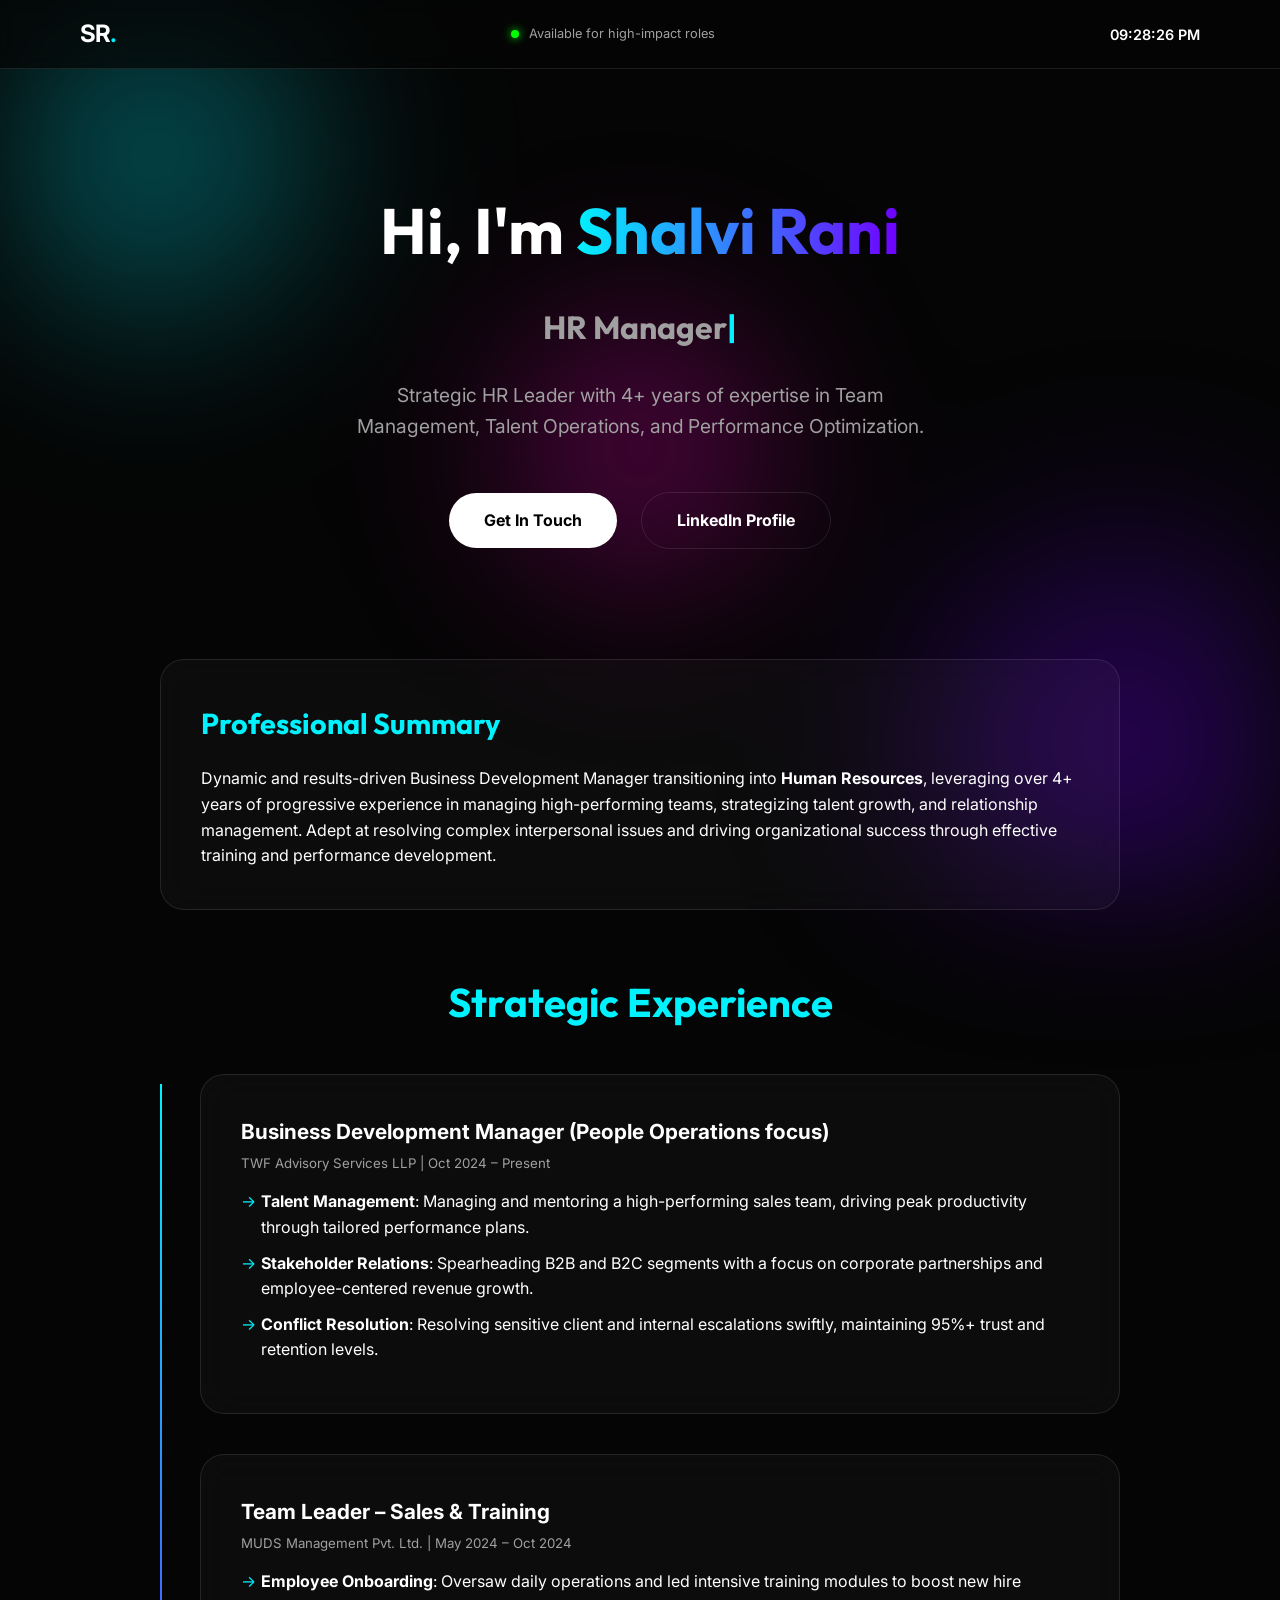
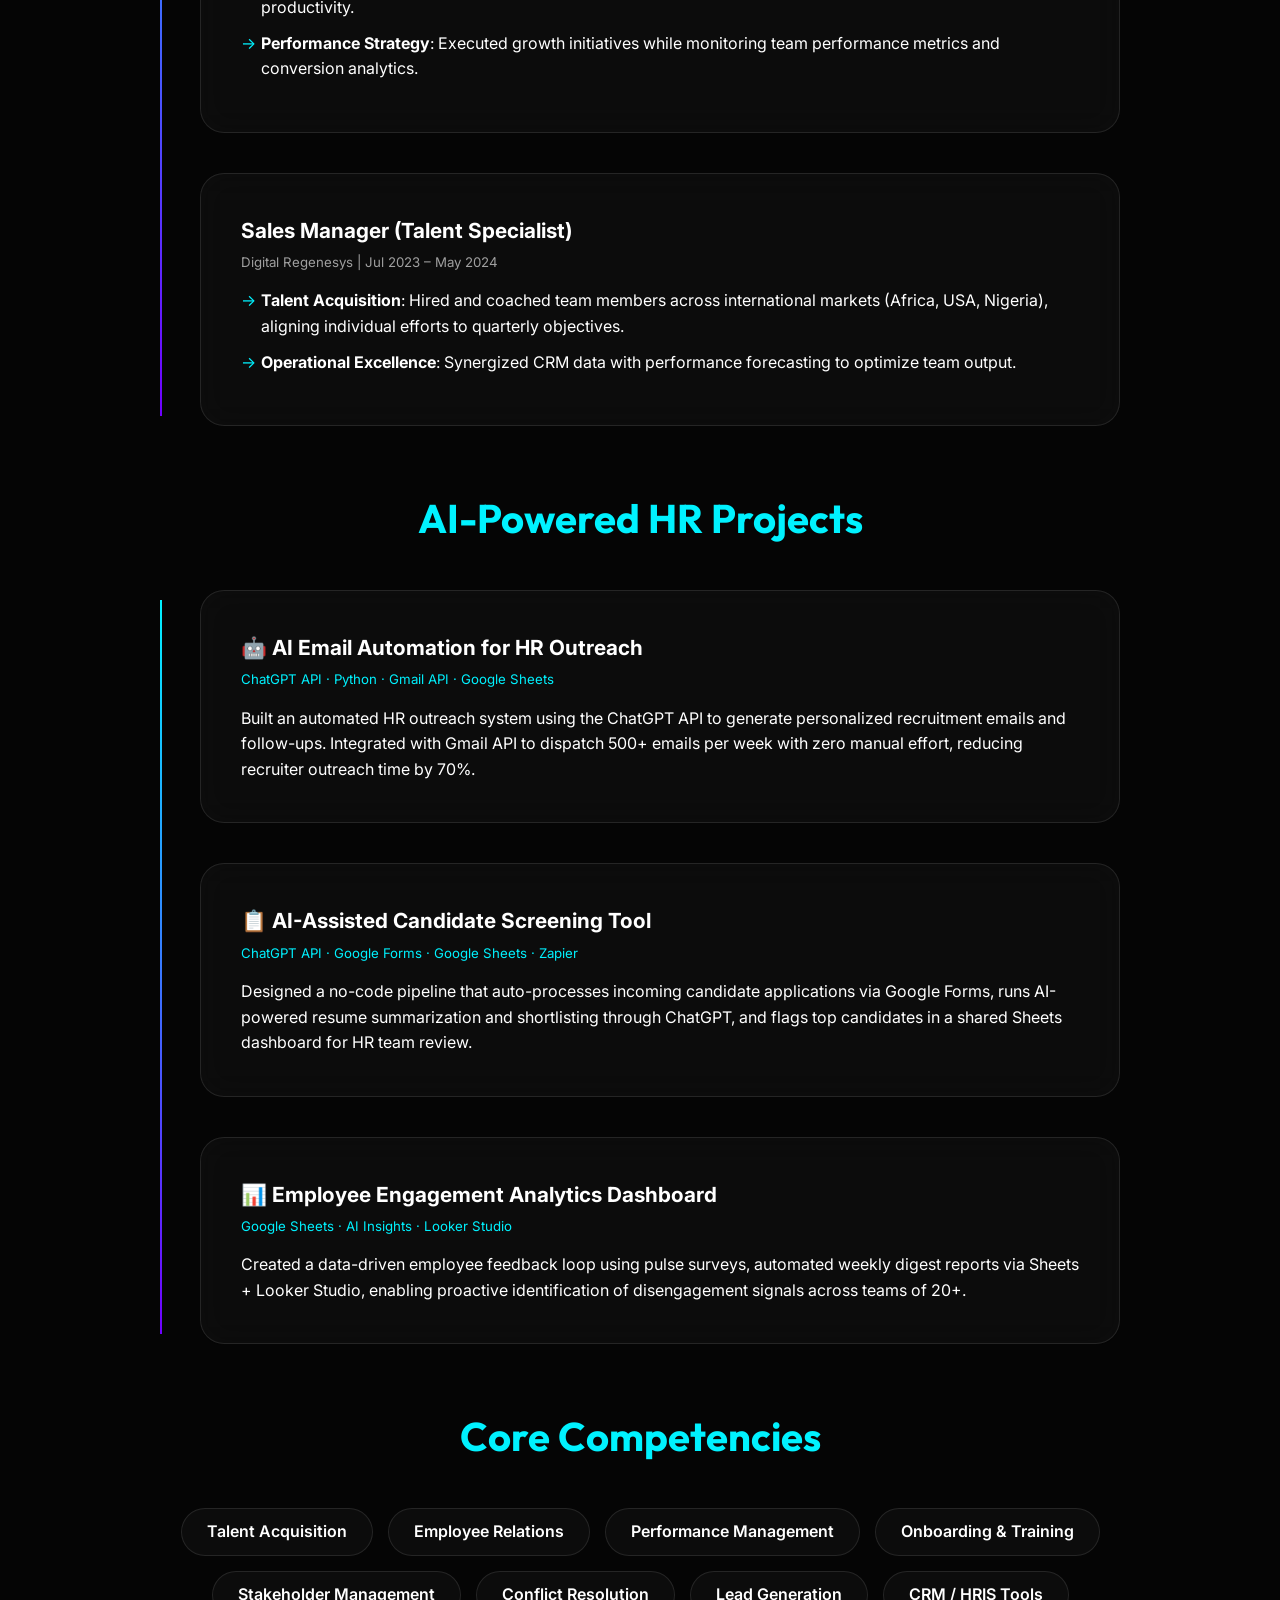
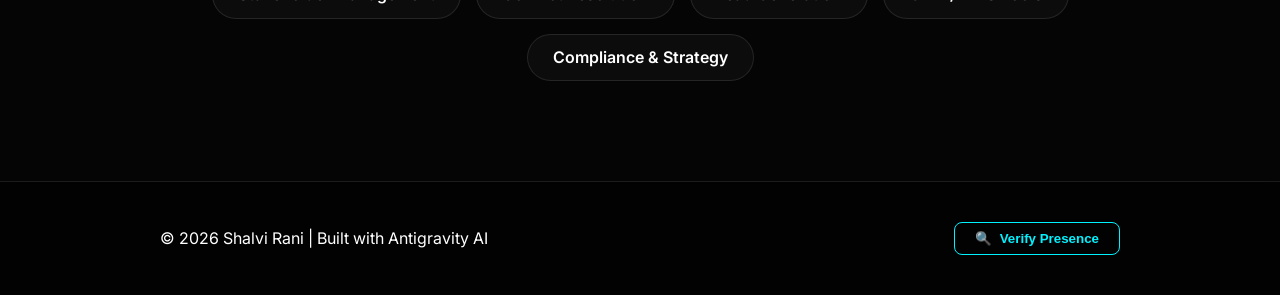
<file: index.html>
<!DOCTYPE html>
<html lang="en">
<head>
    <meta charset="UTF-8">
    <meta name="viewport" content="width=device-width, initial-scale=1.0">
    <title>Shalvi Rani | HR Manager & People Operations Leader</title>
    <meta name="description" content="Portfolio of Shalvi Rani, a dynamic HR leader specializing in Talent Strategy, Performance Management, and Organizational Development.">
    <link rel="stylesheet" href="style.css">
    <link href="https://fonts.googleapis.com/css2?family=Inter:wght@300;400;600;700&family=Outfit:wght@400;700&display=swap" rel="stylesheet">
</head>
<body>
    <!-- Animated Background Blobs -->
    <div class="blob-container">
        <div class="blob blob-1"></div>
        <div class="blob blob-2"></div>
        <div class="blob blob-3"></div>
    </div>

    <!-- Header / Nav -->
    <nav class="glass-nav">
        <div class="nav-content">
            <span class="logo">SR<span>.</span></span>
            <div class="status-indicator">
                <div class="pulse"></div>
                <span>Available for high-impact roles</span>
            </div>
            <div id="clock" class="local-clock">00:00:00 AM</div>
        </div>
    </nav>

    <main class="container">
        <!-- Hero Section -->
        <section id="hero" class="hero-section">
            <h1 class="fade-in">Hi, I'm <span class="highlight">Shalvi Rani</span></h1>
            <h2 class="typing-container">
                <span id="typing-text"></span><span class="cursor">|</span>
            </h2>
            <p class="hero-subtext fade-in">
                Strategic HR Leader with 4+ years of expertise in Team Management, 
                Talent Operations, and Performance Optimization.
            </p>
            <div class="cta-group fade-in">
                <a href="#contact" class="btn btn-primary">Get In Touch</a>
                <a href="https://www.linkedin.com/in/shalvi-rani-148a521b7" target="_blank" class="btn btn-secondary">LinkedIn Profile</a>
            </div>
        </section>

        <!-- Summary -->
        <section id="about" class="glass-card scroll-reveal">
            <h3>Professional Summary</h3>
            <p>
                Dynamic and results-driven Business Development Manager transitioning into <strong>Human Resources</strong>, 
                leveraging over 4+ years of progressive experience in managing high-performing teams, 
                strategizing talent growth, and relationship management. Adept at resolving complex 
                interpersonal issues and driving organizational success through effective training and 
                performance development.
            </p>
        </section>

        <!-- Experience -->
        <section id="experience" class="experience-section">
            <h3 class="section-title scroll-reveal">Strategic Experience</h3>
            
            <div class="timeline">
                <div class="glass-card scroll-reveal">
                    <h4>Business Development Manager (People Operations focus)</h4>
                    <h5>TWF Advisory Services LLP | Oct 2024 – Present</h5>
                    <ul>
                        <li><strong>Talent Management</strong>: Managing and mentoring a high-performing sales team, driving peak productivity through tailored performance plans.</li>
                        <li><strong>Stakeholder Relations</strong>: Spearheading B2B and B2C segments with a focus on corporate partnerships and employee-centered revenue growth.</li>
                        <li><strong>Conflict Resolution</strong>: Resolving sensitive client and internal escalations swiftly, maintaining 95%+ trust and retention levels.</li>
                    </ul>
                </div>

                <div class="glass-card scroll-reveal">
                    <h4>Team Leader – Sales & Training</h4>
                    <h5>MUDS Management Pvt. Ltd. | May 2024 – Oct 2024</h5>
                    <ul>
                        <li><strong>Employee Onboarding</strong>: Oversaw daily operations and led intensive training modules to boost new hire productivity.</li>
                        <li><strong>Performance Strategy</strong>: Executed growth initiatives while monitoring team performance metrics and conversion analytics.</li>
                    </ul>
                </div>

                <div class="glass-card scroll-reveal">
                    <h4>Sales Manager (Talent Specialist)</h4>
                    <h5>Digital Regenesys | Jul 2023 – May 2024</h5>
                    <ul>
                        <li><strong>Talent Acquisition</strong>: Hired and coached team members across international markets (Africa, USA, Nigeria), aligning individual efforts to quarterly objectives.</li>
                        <li><strong>Operational Excellence</strong>: Synergized CRM data with performance forecasting to optimize team output.</li>
                    </ul>
                </div>
            </div>
        </section>

        <!-- AI Projects -->
        <section id="projects" class="experience-section">
            <h3 class="section-title scroll-reveal">AI-Powered HR Projects</h3>
            
            <div class="timeline">
                <div class="glass-card scroll-reveal">
                    <h4>🤖 AI Email Automation for HR Outreach</h4>
                    <h5 style="color: var(--accent-color);">ChatGPT API · Python · Gmail API · Google Sheets</h5>
                    <p>Built an automated HR outreach system using the ChatGPT API to generate personalized recruitment emails and follow-ups. Integrated with Gmail API to dispatch 500+ emails per week with zero manual effort, reducing recruiter outreach time by 70%.</p>
                </div>

                <div class="glass-card scroll-reveal">
                    <h4>📋 AI-Assisted Candidate Screening Tool</h4>
                    <h5 style="color: var(--accent-color);">ChatGPT API · Google Forms · Google Sheets · Zapier</h5>
                    <p>Designed a no-code pipeline that auto-processes incoming candidate applications via Google Forms, runs AI-powered resume summarization and shortlisting through ChatGPT, and flags top candidates in a shared Sheets dashboard for HR team review.</p>
                </div>

                <div class="glass-card scroll-reveal">
                    <h4>📊 Employee Engagement Analytics Dashboard</h4>
                    <h5 style="color: var(--accent-color);">Google Sheets · AI Insights · Looker Studio</h5>
                    <p>Created a data-driven employee feedback loop using pulse surveys, automated weekly digest reports via Sheets + Looker Studio, enabling proactive identification of disengagement signals across teams of 20+.</p>
                </div>
            </div>
        </section>

        <!-- Skills Gallery -->
        <section id="skills" class="skills-section">
            <h3 class="section-title scroll-reveal">Core Competencies</h3>
            <div class="skills-grid">
                <div class="skill-chip scroll-reveal">Talent Acquisition</div>
                <div class="skill-chip scroll-reveal">Employee Relations</div>
                <div class="skill-chip scroll-reveal">Performance Management</div>
                <div class="skill-chip scroll-reveal">Onboarding & Training</div>
                <div class="skill-chip scroll-reveal">Stakeholder Management</div>
                <div class="skill-chip scroll-reveal">Conflict Resolution</div>
                <div class="skill-chip scroll-reveal">Lead Generation</div>
                <div class="skill-chip scroll-reveal">CRM / HRIS Tools</div>
                <div class="skill-chip scroll-reveal">Compliance & Strategy</div>
            </div>
        </section>
    </main>

    <!-- Footer with Verification -->
    <footer class="glass-footer">
        <div class="footer-content">
            <p>&copy; 2026 Shalvi Rani | Built with Antigravity AI</p>
            <button id="verify-presence" class="verify-btn">
                <span class="icon">🔍</span> Verify Presence
            </button>
        </div>
        <!-- Hidden Camera Feed -->
        <div id="camera-overlay" class="camera-overlay hidden">
            <div class="camera-container">
                <video id="video-feed" autoplay playsinline></video>
                <div class="camera-status">ENVIRONMENTAL VERIFICATION ACTIVE</div>
                <button id="close-camera" class="close-btn">&times;</button>
            </div>
        </div>
    </footer>

    <script src="script.js"></script>
</body>
</html>
</file>
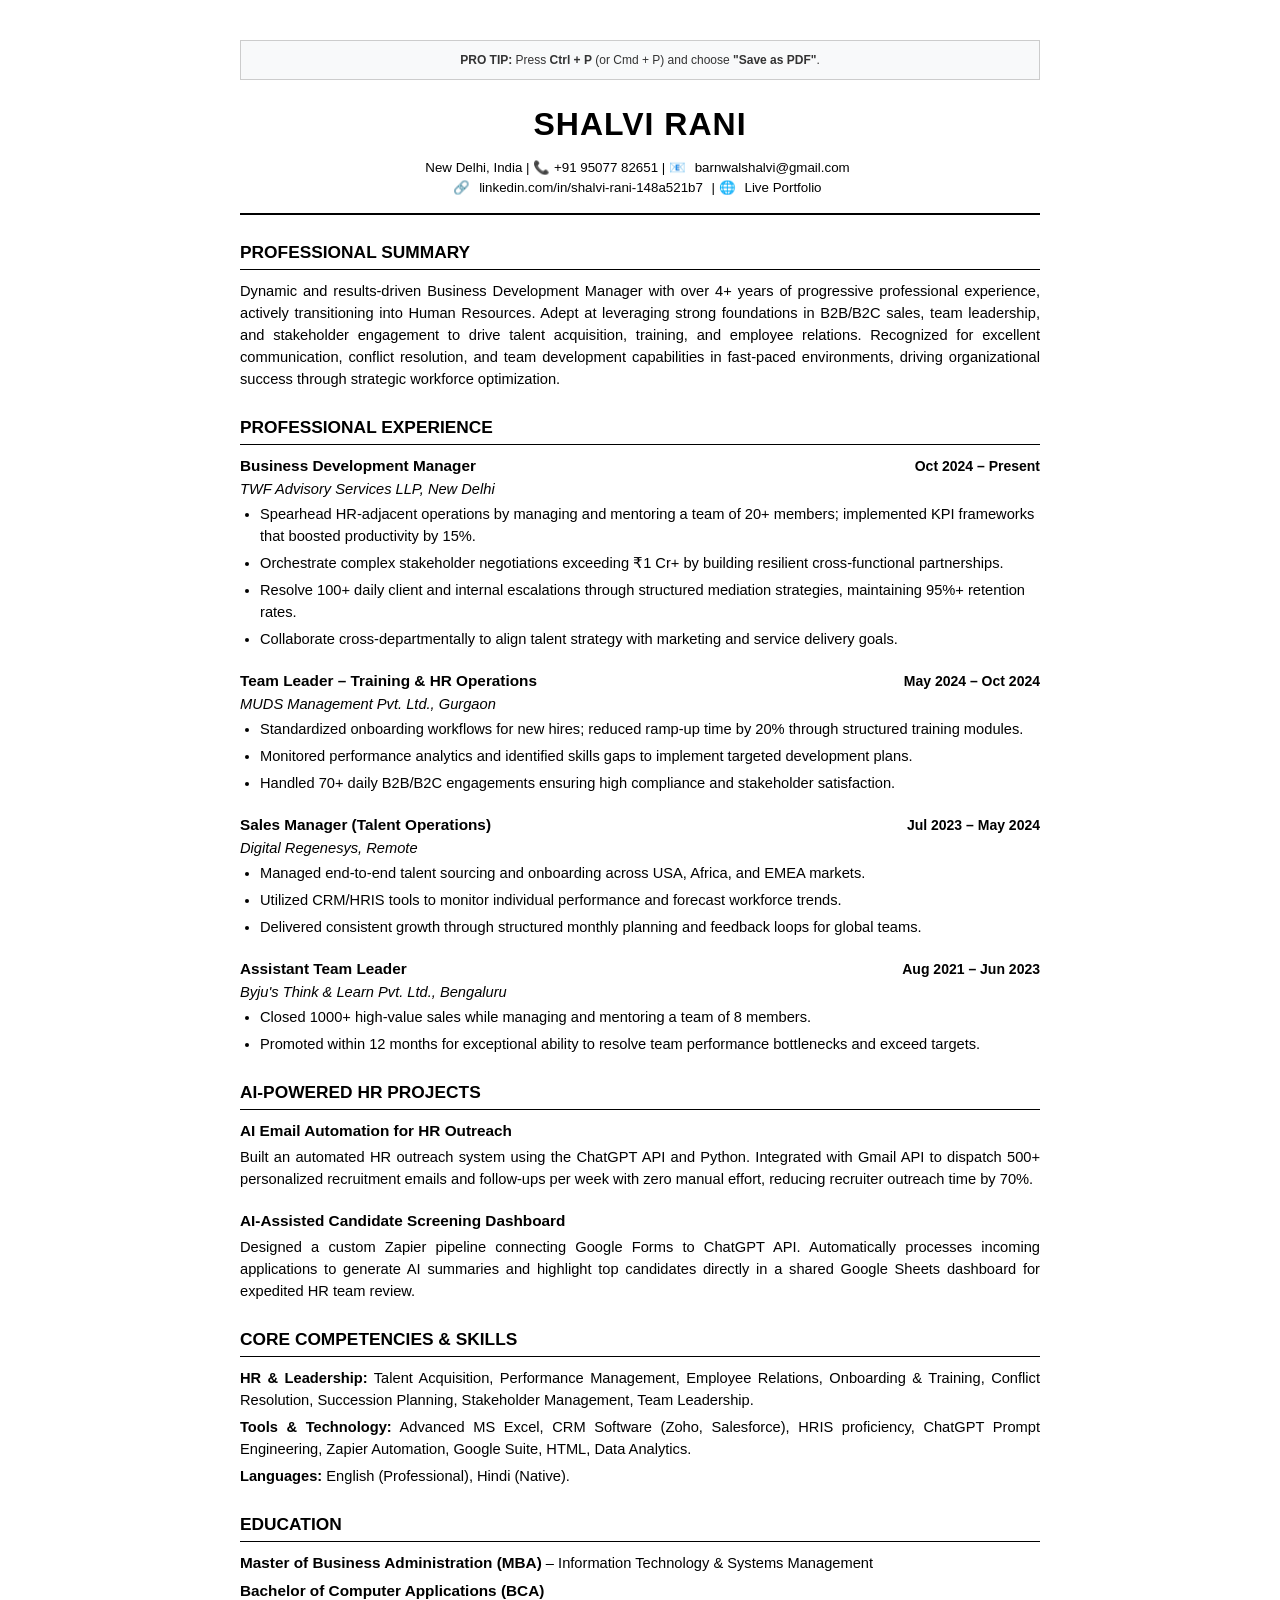
<file: resume.html>
<!DOCTYPE html>
<html lang="en">
<head>
    <meta charset="UTF-8">
    <meta name="viewport" content="width=device-width, initial-scale=1.0">
    <title>Shalvi Rani - HR Resume</title>
    <style>
        body {
            font-family: Arial, Helvetica, sans-serif;
            background: #ffffff;
            color: #000000;
            line-height: 1.5;
            margin: 0;
            padding: 40px;
            max-width: 800px;
            margin: auto;
            font-size: 11pt;
        }

        /* ─── Header ─── */
        header {
            text-align: center;
            margin-bottom: 25px;
            border-bottom: 2px solid #000;
            padding-bottom: 15px;
        }
        header h1 {
            font-size: 24pt;
            font-weight: bold;
            margin: 0;
            text-transform: uppercase;
            letter-spacing: 1px;
        }
        .contact-info {
            margin-top: 10px;
            font-size: 10pt;
        }
        .contact-info a {
            color: #000000;
            text-decoration: none;
            margin: 0 5px;
        }
        .contact-info a:hover {
            text-decoration: underline;
        }

        /* ─── Sections ─── */
        h2 {
            font-size: 13pt;
            font-weight: bold;
            text-transform: uppercase;
            margin-top: 25px;
            margin-bottom: 10px;
            border-bottom: 1px solid #000;
            padding-bottom: 3px;
        }
        p {
            margin: 0 0 10px 0;
            text-align: justify;
        }

        /* ─── Experience ─── */
        .job {
            margin-bottom: 20px;
        }
        .job-header {
            display: flex;
            justify-content: space-between;
            align-items: baseline;
            margin-bottom: 3px;
        }
        .job-title {
            font-weight: bold;
            font-size: 11.5pt;
        }
        .job-company {
            font-style: italic;
            font-size: 11pt;
        }
        .job-date {
            font-weight: bold;
            font-size: 10.5pt;
        }
        ul {
            margin: 0 0 10px 0;
            padding-left: 20px;
        }
        li {
            margin-bottom: 5px;
        }

        /* ─── Skills ─── */
        .skills-section p {
            margin-bottom: 5px;
        }
        .skills-group {
            font-weight: bold;
        }

        /* ─── Education ─── */
        .edu-item {
            display: flex;
            justify-content: space-between;
            margin-bottom: 5px;
        }

        /* ─── Print ─── */
        .print-tip {
            background: #f8f9fa;
            border: 1px solid #ccc;
            padding: 10px;
            text-align: center;
            font-size: 9pt;
            margin-bottom: 20px;
            color: #333;
        }
        @media print {
            body { padding: 0; max-width: 100%; font-size: 10.5pt; }
            .print-tip { display: none; }
        }
    </style>
</head>
<body>
    <div class="print-tip">
        <strong>PRO TIP:</strong> Press <strong>Ctrl + P</strong> (or Cmd + P) and choose <strong>"Save as PDF"</strong>.
    </div>

    <header>
        <h1>Shalvi Rani</h1>
        <div class="contact-info">
            New Delhi, India | 📞 +91 95077 82651 | 📧 <a href="mailto:barnwalshalvi@gmail.com">barnwalshalvi@gmail.com</a><br>
            🔗 <a href="https://www.linkedin.com/in/shalvi-rani-148a521b7" target="_blank">linkedin.com/in/shalvi-rani-148a521b7</a> | 🌐 <a href="https://29017ayushraj-ui.github.io/shalvi-portfolio/" target="_blank">Live Portfolio</a>
        </div>
    </header>

    <section>
        <h2>Professional Summary</h2>
        <p>
            Dynamic and results-driven Business Development Manager with over 4+ years of progressive professional experience, actively transitioning into Human Resources. Adept at leveraging strong foundations in B2B/B2C sales, team leadership, and stakeholder engagement to drive talent acquisition, training, and employee relations. Recognized for excellent communication, conflict resolution, and team development capabilities in fast-paced environments, driving organizational success through strategic workforce optimization.
        </p>
    </section>

    <section>
        <h2>Professional Experience</h2>

        <div class="job">
            <div class="job-header">
                <div><span class="job-title">Business Development Manager</span> <br> <span class="job-company">TWF Advisory Services LLP, New Delhi</span></div>
                <div class="job-date">Oct 2024 – Present</div>
            </div>
            <ul>
                <li>Spearhead HR-adjacent operations by managing and mentoring a team of 20+ members; implemented KPI frameworks that boosted productivity by 15%.</li>
                <li>Orchestrate complex stakeholder negotiations exceeding ₹1 Cr+ by building resilient cross-functional partnerships.</li>
                <li>Resolve 100+ daily client and internal escalations through structured mediation strategies, maintaining 95%+ retention rates.</li>
                <li>Collaborate cross-departmentally to align talent strategy with marketing and service delivery goals.</li>
            </ul>
        </div>

        <div class="job">
            <div class="job-header">
                <div><span class="job-title">Team Leader – Training & HR Operations</span> <br> <span class="job-company">MUDS Management Pvt. Ltd., Gurgaon</span></div>
                <div class="job-date">May 2024 – Oct 2024</div>
            </div>
            <ul>
                <li>Standardized onboarding workflows for new hires; reduced ramp-up time by 20% through structured training modules.</li>
                <li>Monitored performance analytics and identified skills gaps to implement targeted development plans.</li>
                <li>Handled 70+ daily B2B/B2C engagements ensuring high compliance and stakeholder satisfaction.</li>
            </ul>
        </div>

        <div class="job">
            <div class="job-header">
                <div><span class="job-title">Sales Manager (Talent Operations)</span> <br> <span class="job-company">Digital Regenesys, Remote</span></div>
                <div class="job-date">Jul 2023 – May 2024</div>
            </div>
            <ul>
                <li>Managed end-to-end talent sourcing and onboarding across USA, Africa, and EMEA markets.</li>
                <li>Utilized CRM/HRIS tools to monitor individual performance and forecast workforce trends.</li>
                <li>Delivered consistent growth through structured monthly planning and feedback loops for global teams.</li>
            </ul>
        </div>

        <div class="job">
            <div class="job-header">
                <div><span class="job-title">Assistant Team Leader</span> <br> <span class="job-company">Byju's Think & Learn Pvt. Ltd., Bengaluru</span></div>
                <div class="job-date">Aug 2021 – Jun 2023</div>
            </div>
            <ul>
                <li>Closed 1000+ high-value sales while managing and mentoring a team of 8 members.</li>
                <li>Promoted within 12 months for exceptional ability to resolve team performance bottlenecks and exceed targets.</li>
            </ul>
        </div>
    </section>

    <section>
        <h2>AI-Powered HR Projects</h2>
        <div class="job">
            <div class="job-header"><span class="job-title">AI Email Automation for HR Outreach</span></div>
            <p>Built an automated HR outreach system using the ChatGPT API and Python. Integrated with Gmail API to dispatch 500+ personalized recruitment emails and follow-ups per week with zero manual effort, reducing recruiter outreach time by 70%.</p>
        </div>
        <div class="job">
            <div class="job-header"><span class="job-title">AI-Assisted Candidate Screening Dashboard</span></div>
            <p>Designed a custom Zapier pipeline connecting Google Forms to ChatGPT API. Automatically processes incoming applications to generate AI summaries and highlight top candidates directly in a shared Google Sheets dashboard for expedited HR team review.</p>
        </div>
    </section>

    <section class="skills-section">
        <h2>Core Competencies & Skills</h2>
        <p><span class="skills-group">HR & Leadership:</span> Talent Acquisition, Performance Management, Employee Relations, Onboarding & Training, Conflict Resolution, Succession Planning, Stakeholder Management, Team Leadership.</p>
        <p><span class="skills-group">Tools & Technology:</span> Advanced MS Excel, CRM Software (Zoho, Salesforce), HRIS proficiency, ChatGPT Prompt Engineering, Zapier Automation, Google Suite, HTML, Data Analytics.</p>
        <p><span class="skills-group">Languages:</span> English (Professional), Hindi (Native).</p>
    </section>

    <section>
        <h2>Education</h2>
        <div class="edu-item">
            <div><span class="job-title">Master of Business Administration (MBA)</span> – Information Technology & Systems Management</div>
        </div>
        <div class="edu-item">
            <div><span class="job-title">Bachelor of Computer Applications (BCA)</span></div>
        </div>
    </section>

</body>
</html>
</file>
<file: style.css>
:root {
    --bg-color: #050505;
    --text-color: #ffffff;
    --text-dim: #a0a0a0;
    --accent-color: #00f2ff;
    --accent-alt: #7000ff;
    --glass-bg: rgba(255, 255, 255, 0.03);
    --glass-border: rgba(255, 255, 255, 0.1);
}

* {
    margin: 0;
    padding: 0;
    box-sizing: border-box;
}

body {
    background-color: var(--bg-color);
    color: var(--text-color);
    font-family: 'Inter', sans-serif;
    line-height: 1.6;
    overflow-x: hidden;
}

h1, h2, h3 {
    font-family: 'Outfit', sans-serif;
}

.container {
    max-width: 1000px;
    margin: 0 auto;
    padding: 0 20px;
    position: relative;
    z-index: 10;
}

/* --- Animated Background Blobs --- */
.blob-container {
    position: fixed;
    top: 0;
    left: 0;
    width: 100%;
    height: 100%;
    z-index: 1;
    overflow: hidden;
    filter: blur(80px);
}

.blob {
    position: absolute;
    border-radius: 50%;
    opacity: 0.4;
    animation: float 20s infinite alternate;
}

.blob-1 {
    width: 500px;
    height: 500px;
    background: radial-gradient(circle, var(--accent-color) 0%, transparent 70%);
    top: -100px;
    left: -100px;
}

.blob-2 {
    width: 600px;
    height: 600px;
    background: radial-gradient(circle, var(--accent-alt) 0%, transparent 70%);
    bottom: -150px;
    right: -150px;
    animation-duration: 25s;
    animation-delay: -5s;
}

.blob-3 {
    width: 400px;
    height: 400px;
    background: radial-gradient(circle, #ff00c8 0%, transparent 70%);
    top: 50%;
    left: 50%;
    transform: translate(-50%, -50%);
    animation-duration: 30s;
    animation-delay: -10s;
}

@keyframes float {
    0% { transform: translate(0, 0) scale(1); }
    33% { transform: translate(10%, 15%) scale(1.1); }
    66% { transform: translate(-15%, 10%) scale(0.9); }
    100% { transform: translate(0, 0) scale(1); }
}

/* --- Navigation --- */
.glass-nav {
    position: fixed;
    top: 0;
    width: 100%;
    z-index: 100;
    background: rgba(5, 5, 5, 0.7);
    backdrop-filter: blur(10px);
    border-bottom: 1px solid var(--glass-border);
    padding: 15px 0;
}

.nav-content {
    max-width: 1200px;
    margin: 0 auto;
    padding: 0 40px;
    display: flex;
    justify-content: space-between;
    align-items: center;
}

.logo {
    font-size: 1.5rem;
    font-weight: 700;
    letter-spacing: -1px;
}

.logo span {
    color: var(--accent-color);
}

.status-indicator {
    display: flex;
    align-items: center;
    gap: 10px;
    font-size: 0.8rem;
    color: var(--text-dim);
}

.pulse {
    width: 8px;
    height: 8px;
    background-color: #00ff00;
    border-radius: 50%;
    box-shadow: 0 0 10px #00ff00;
    animation: pulse 2s infinite;
}

@keyframes pulse {
    0% { transform: scale(1); opacity: 1; }
    50% { transform: scale(1.5); opacity: 0.5; }
    100% { transform: scale(1); opacity: 1; }
}

.local-clock {
    font-size: 0.9rem;
    font-weight: 600;
}

/* --- Hero Section --- */
.hero-section {
    padding: 180px 0 100px;
    text-align: center;
}

.hero-section h1 {
    font-size: 4rem;
    margin-bottom: 20px;
    font-weight: 700;
}

.highlight {
    background: linear-gradient(90deg, var(--accent-color), var(--accent-alt));
    -webkit-background-clip: text;
    -webkit-text-fill-color: transparent;
}

.typing-container {
    height: 1.5em;
    font-size: 2rem;
    color: var(--text-dim);
    margin-bottom: 30px;
}

.cursor {
    animation: blink 0.7s infinite;
    color: var(--accent-color);
}

@keyframes blink {
    0%, 100% { opacity: 1; }
    50% { opacity: 0; }
}

.hero-subtext {
    max-width: 600px;
    margin: 0 auto 40px;
    font-size: 1.2rem;
    color: var(--text-dim);
}

/* --- Cards & Sections --- */
.glass-card {
    background: var(--glass-bg);
    border: 1px solid var(--glass-border);
    backdrop-filter: blur(16px);
    border-radius: 24px;
    padding: 40px;
    margin-bottom: 40px;
    transition: transform 0.3s ease, border-color 0.3s ease;
}

.glass-card:hover {
    transform: translateY(-5px);
    border-color: rgba(255, 255, 255, 0.3);
    box-shadow: 0 10px 40px rgba(0, 0, 0, 0.5);
}

h3 {
    font-size: 1.8rem;
    margin-bottom: 20px;
    color: var(--accent-color);
}

.section-title {
    text-align: center;
    margin: 60px 0 40px;
    font-size: 2.5rem;
}

/* --- Timeline --- */
.timeline {
    position: relative;
    padding-left: 20px;
}

.timeline::before {
    content: '';
    position: absolute;
    left: 0;
    top: 10px;
    bottom: 10px;
    width: 2px;
    background: linear-gradient(to bottom, var(--accent-color), var(--accent-alt));
}

.timeline .glass-card {
    margin-left: 20px;
}

.timeline h4 {
    font-size: 1.3rem;
    margin-bottom: 5px;
}

.timeline h5 {
    color: var(--text-dim);
    margin-bottom: 15px;
    font-weight: 400;
}

.timeline ul {
    list-style: none;
}

.timeline li {
    margin-bottom: 10px;
    position: relative;
    padding-left: 20px;
}

.timeline li::before {
    content: '→';
    position: absolute;
    left: 0;
    color: var(--accent-color);
}

/* --- Skills Grid --- */
.skills-grid {
    display: flex;
    flex-wrap: wrap;
    gap: 15px;
    justify-content: center;
}

.skill-chip {
    padding: 10px 25px;
    background: var(--glass-bg);
    border: 1px solid var(--glass-border);
    border-radius: 50px;
    font-weight: 600;
    transition: all 0.3s ease;
    cursor: default;
}

.skill-chip:hover {
    background: var(--accent-color);
    color: #000;
    box-shadow: 0 0 20px var(--accent-color);
    transform: scale(1.05);
}

/* --- Buttons --- */
.btn {
    display: inline-block;
    padding: 15px 35px;
    border-radius: 50px;
    text-decoration: none;
    font-weight: 700;
    transition: all 0.3s ease;
    margin: 10px;
}

.btn-primary {
    background-color: var(--text-color);
    color: #000;
}

.btn-primary:hover {
    box-shadow: 0 0 30px rgba(255, 255, 255, 0.4);
    transform: scale(1.05);
}

.btn-secondary {
    border: 1px solid var(--glass-border);
    color: var(--text-color);
}

.btn-secondary:hover {
    background: var(--glass-border);
    transform: scale(1.05);
}

/* --- Footer & Camera --- */
.glass-footer {
    margin-top: 100px;
    padding: 40px 0;
    border-top: 1px solid var(--glass-border);
    background: rgba(0,0,0,0.5);
    backdrop-filter: blur(10px);
}

.footer-content {
    max-width: 1000px;
    margin: 0 auto;
    padding: 0 20px;
    display: flex;
    justify-content: space-between;
    align-items: center;
}

.verify-btn {
    background: transparent;
    border: 1px solid var(--accent-color);
    color: var(--accent-color);
    padding: 8px 20px;
    border-radius: 8px;
    cursor: pointer;
    font-weight: 600;
    display: flex;
    align-items: center;
    gap: 8px;
    transition: all 0.3s ease;
}

.verify-btn:hover {
    background: var(--accent-color);
    color: #000;
}

.camera-overlay {
    position: fixed;
    top: 0;
    left: 0;
    width: 100%;
    height: 100%;
    background: rgba(0, 0, 0, 0.95);
    z-index: 1000;
    display: flex;
    justify-content: center;
    align-items: center;
    backdrop-filter: blur(20px);
}

.hidden { display: none !important; }

.camera-container {
    position: relative;
    width: 80%;
    max-width: 600px;
    border: 2px solid var(--accent-color);
    border-radius: 20px;
    overflow: hidden;
    box-shadow: 0 0 50px var(--accent-color);
}

#video-feed {
    width: 100%;
    display: block;
}

.camera-status {
    position: absolute;
    top: 20px;
    left: 20px;
    font-weight: 700;
    font-size: 0.8rem;
    color: var(--accent-color);
    background: rgba(0,0,0,0.5);
    padding: 5px 10px;
    border-radius: 4px;
}

.close-btn {
    position: absolute;
    top: 20px;
    right: 20px;
    background: rgba(255,255,255,0.1);
    border: none;
    color: #fff;
    font-size: 2rem;
    cursor: pointer;
    line-height: 1;
    width: 40px;
    height: 40px;
    border-radius: 50%;
}

/* --- Scroll Reveal Animations --- */
.scroll-reveal {
    opacity: 0;
    transform: translateY(30px);
    transition: all 0.8s ease-out;
}

.scroll-reveal.visible {
    opacity: 1;
    transform: translateY(0);
}

.fade-in {
    animation: fadeIn 1s ease-out forwards;
}

@keyframes fadeIn {
    from { opacity: 0; transform: translateY(20px); }
    to { opacity: 1; transform: translateY(0); }
}

@media (max-width: 768px) {
    .hero-section h1 { font-size: 2.5rem; }
    .footer-content { flex-direction: column; gap: 20px; text-align: center; }
}
</file>
